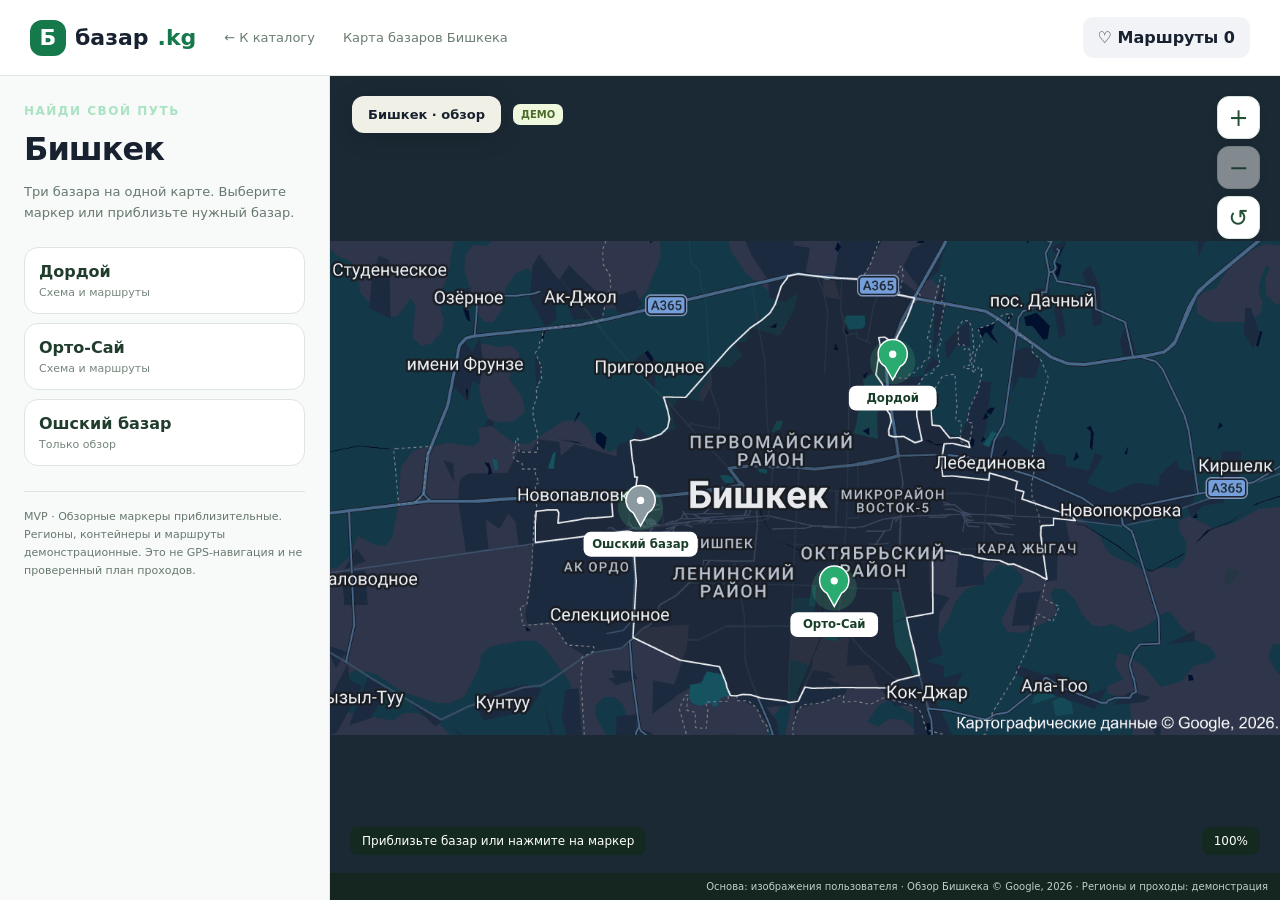
<file: map.html>
<!DOCTYPE html>
<html lang="ru">

<head>
    <meta charset="UTF-8">
    <meta name="viewport" content="width=device-width, initial-scale=1.0">
    <meta name="theme-color" content="#152720">
    <title>Карта базаров · Базар.kg</title>
    <link rel="stylesheet" href="atlas-base.css">
    <link rel="stylesheet" href="map.css">
    <script src="map-data.js" defer></script>
    <script src="market-map.js" defer></script>
</head>

<body class="map-page">
    <header class="atlas-header"><a class="logo" href="index.html"><span class="mark">Б</span>базар<span
                class="green-text">.kg</span></a><a href="index.html">← К каталогу</a><span class="atlas-label">Карта
            базаров Бишкека</span><button id="showSaved" class="btn btn-light">♡ Маршруты <span
                id="savedCount">0</span></button></header>
    <main class="atlas-layout">
        <aside class="atlas-sidebar">
            <div class="eyebrow">НАЙДИ СВОЙ ПУТЬ</div>
            <h1 id="sceneTitle">Бишкек</h1>
            <p id="sceneDescription">Три базара на одной карте. Выберите маркер или приблизьте нужный базар.</p>
            <div class="market-tabs"><button data-market="dordoi">Дордой <small>Схема и маршруты</small></button><button
                    data-market="orto">Орто-Сай <small>Схема и маршруты</small></button><button data-market="osh">Ошский
                    базар <small>Только обзор</small></button></div>
            <button id="cityView" class="btn btn-light full-width" hidden>← Обзор Бишкека</button>
            <section id="detailTools" hidden>
                <label class="switch-row"><input type="checkbox" id="zonesToggle" checked> Цветные регионы</label>
                <label class="switch-row"><input type="checkbox" id="referenceToggle" checked>
                    Изображение-основа</label>
                <div class="region-legend" id="regionLegend"></div>
                <form id="stallSearch"><label for="stallQuery">Найти демоконтейнер</label>
                    <div class="inline-search"><input id="stallQuery" placeholder="Например, A1"
                            autocomplete="off"><button class="btn btn-primary" type="submit">Найти</button></div>
                </form>
                <div class="route-card"><span class="eyebrow">МАРШРУТ</span>
                    <h2 id="targetTitle">Выберите контейнер</h2><label for="entranceSelect">Откуда идём</label><select
                        id="entranceSelect">
                        <option value="north">Северный вход</option>
                        <option value="west">Западный вход</option>
                        <option value="south">Южный вход</option>
                    </select>
                    <p id="targetDescription">Нажмите на контейнер на увеличенной схеме.</p><button
                        class="btn btn-primary full-width" id="buildRoute" disabled>Показать маршрут</button>
                    <div id="routeActions" hidden><button class="btn btn-light full-width" id="startNavigation">Начать
                            навигацию</button><button class="btn btn-light full-width" id="saveRoute">♡ Сохранить
                            маршрут</button><button class="text-button" id="clearRoute">Сбросить маршрут</button></div>
                    <ol id="routeSteps"></ol>
                    <div id="navigationControls" hidden>
                        <p id="navigationStep" aria-live="polite"></p><button class="btn btn-primary"
                            id="nextStep">Следующий шаг</button><button class="text-button"
                            id="stopNavigation">Завершить</button>
                    </div>
                </div>
            </section>
            <section id="productContext" hidden
                style="padding:16px;background:#edf5ed;border-radius:12px;margin:18px 0">
                <h2 id="productName"></h2>
                <p id="productLocation"></p><a id="productWhatsApp" class="btn btn-primary" target="_blank"
                    rel="noopener noreferrer">Связаться с торговцем ↗</a>
            </section>
            <section id="savedPanel" hidden>
                <h2>Сохранённые маршруты</h2>
                <p class="muted">Доступны в этом браузере.</p>
                <div id="savedList"></div>
            </section>
            <p class="atlas-notice">MVP · Обзорные маркеры приблизительные. Регионы, контейнеры и маршруты
                демонстрационные. Это не GPS-навигация и не проверенный план проходов.</p>
        </aside>
        <section class="atlas-canvas" aria-label="Интерактивная карта">
            <div class="map-breadcrumb"><span id="mapBreadcrumb">Бишкек · обзор</span><span
                    class="demo-pill">ДЕМО</span></div>
            <svg id="atlasSvg" viewBox="0 0 1300 676" role="img" aria-label="Карта Бишкека с базарами"></svg>
            <div class="atlas-controls"><button id="zoomIn" aria-label="Увеличить">+</button><button id="zoomOut"
                    aria-label="Уменьшить">−</button><button id="resetView" aria-label="Сбросить масштаб">↺</button>
            </div>
            <div class="atlas-caption"><span id="mapHint">Выберите базар на карте</span><span id="zoomLabel">100%</span>
            </div>
            <div id="mapMessage" class="map-message" role="status" aria-live="polite"></div>
            <div class="map-credit">Основа: изображения пользователя · Обзор Бишкека © Google, 2026 · Регионы и проходы:
                демонстрация</div>
        </section>
    </main>
</body>

</html>
</file>
<file: atlas-base.css>
:root {
  --bg: #f5f6f8;
  --card: #fff;
  --ink: #18212f;
  --muted: #6b7280;
  --line: #e7eaf0;
  --green: #16794b;
  --greenbg: #e7f6ed;
  --shadow: 0 8px 26px rgba(24,33,47,.06);
}

* { box-sizing: border-box; }

html { scroll-behavior: smooth; }

body {
  margin: 0;
  font-family: Inter, system-ui, -apple-system, "Segoe UI", sans-serif;
  background: var(--bg);
  color: var(--ink);
}

.container{
  max-width: 1500px;
}

button, input, select { font: inherit; }
button { cursor: pointer; }
button, a { -webkit-tap-highlight-color: transparent; }
a { color: inherit; text-decoration: none; }
h3 { margin-top: 0; }

.top {
  background: #fff;
  border-bottom: 1px solid var(--line);
  position: sticky;
  top: 0;
  z-index: 5;
}

.topin {
  max-width: 1240px;
  margin: auto;
  padding: 14px 22px;
  display: flex;
  align-items: center;
  gap: 24px;
}

.logo {
  display: flex;
  align-items: center;
  gap: 9px;
  font-size: 22px;
  font-weight: 850;
  white-space: nowrap;
}

.mark {
  width: 36px;
  height: 36px;
  display: grid;
  place-items: center;
  border-radius: 12px;
  background: var(--green);
  color: #fff;
}

.green-text { color: var(--green); }

.nav {
  display: flex;
  align-items: center;
  gap: 5px;
  flex: 1;
}

.nav a {
  padding: 10px 12px;
  border-radius: 10px;
  color: #596273;
  font-size: 14px;
  font-weight: 650;
}

.nav a:hover {
  background: var(--greenbg);
  color: var(--green);
}

.topright { display: flex; gap: 9px; }

.btn {
  padding: 11px 15px;
  border: 0;
  border-radius: 11px;
  font-weight: 750;
  transition: .15s;
}

.btn-primary { background: var(--green); color: white; }
.btn-primary:hover { background: #0f633c; }
.btn-light { background: #f1f3f6; color: var(--ink); }
.btn-outline { background: #fff; border: 1px solid var(--line); color: var(--ink); }
.small { padding: 8px 11px; font-size: 13px; }
.full-width { width: 100%; margin-top: 16px; }

.container {
  max-width: 1240px;
  margin: auto;
  padding: 26px 22px 60px;
}

section { scroll-margin-top: 90px; }

.hero {
  padding: 32px;
  display: grid;
  grid-template-columns: 1.15fr .85fr;
  gap: 24px;
  overflow: hidden;
  color: white;
  border-radius: 24px;
  background: linear-gradient(120deg,#102f27,#176344);
}

.eyebrow {
  color: #a9e3c2;
  font-size: 12px;
  font-weight: 800;
  letter-spacing: 1.5px;
  text-transform: uppercase;
}

.hero h1 {
  margin: 13px 0;
  font-size: clamp(30px,4vw,47px);
  line-height: 1.05;
  letter-spacing: -1.6px;
}

.hero p {
  max-width: 530px;
  margin-bottom: 22px;
  color: #d4e9dc;
  line-height: 1.6;
}

.search {
  display: flex;
  gap: 8px;
  max-width: 610px;
  padding: 7px;
  background: white;
  border-radius: 14px;
}

.search input {
  min-width: 0;
  flex: 1;
  padding: 9px 11px;
  border: 0;
  outline: 0;
  color: var(--ink);
}

.hero-stats { display: flex; gap: 24px; margin-top: 23px; }
.hero-stats strong { display: block; font-size: 20px; }
.hero-stats span { color: #c1ddcd; font-size: 12px; }

.hero-art { display: grid; place-items: center; min-height: 210px; }

.market-illustration {
  position: relative;
  width: min(100%,380px);
  height: 240px;
  overflow: hidden;
  border: 1px solid #ffffff30;
  border-radius: 24px;
  background: #ffffff12;
  transform: rotate(2deg);
}

.road {
  position: absolute;
  background: #e8efe9;
  border: 6px solid #cbd9d0;
  border-radius: 10px;
}

.r1 { width: 120%; height: 44px; left: -10%; top: 95px; transform: rotate(-24deg); }
.r2 { width: 42px; height: 130%; left: 48%; top: -15%; transform: rotate(22deg); }

.stall {
  position: absolute;
  width: 53px;
  height: 44px;
  border: 2px solid white;
  border-radius: 8px;
}

.s1 { left:14%; top:18%; background:#f6c76d; }
.s2 { left:34%; top:8%; background:#ef8f76; }
.s3 { right:12%; top:19%; background:#83b8e8; }
.s4 { left:14%; bottom:10%; background:#8bc7a5; }
.s5 { right:12%; bottom:12%; background:#c7a3ed; }

.pin {
  position: absolute;
  left: 48%;
  top: 37%;
  padding: 8px 11px;
  color: var(--green);
  background: white;
  border-radius: 20px 20px 20px 4px;
  transform: rotate(-45deg);
}

.section-head {
  display: flex;
  justify-content: space-between;
  align-items: end;
  gap: 12px;
  margin: 32px 0 15px;
}

.section-head h2 { margin: 0; font-size: 24px; letter-spacing: -.6px; }
.section-head p { margin: 5px 0 0; color: var(--muted); font-size: 14px; }

.layout { display: grid; grid-template-columns: 1.12fr .88fr; gap: 16px; }

.panel {
  overflow: hidden;
  background: var(--card);
  border: 1px solid var(--line);
  border-radius: 18px;
  box-shadow: var(--shadow);
}

.panel-head {
  display: flex;
  justify-content: space-between;
  align-items: center;
  gap: 10px;
  padding: 17px 19px;
  border-bottom: 1px solid var(--line);
}

.panel-head h3 { margin: 0; font-size: 16px; }
.panel-body { padding: 17px; }

.map {
  height: 350px;
  position: relative;
  overflow: hidden;
  background-color: #e8eee8;
  background-image:
    linear-gradient(35deg,transparent 47%,#fff 48%,#fff 51%,transparent 52%),
    linear-gradient(120deg,transparent 46%,#fff 47%,#fff 50%,transparent 51%),
    linear-gradient(0deg,#dce8dc 1px,transparent 1px),
    linear-gradient(90deg,#dce8dc 1px,transparent 1px);
  background-size: 100% 100%,100% 100%,35px 35px,35px 35px;
}

.map-label {
  position: absolute;
  top: 8%;
  left: 7%;
  padding: 7px 10px;
  background: white;
  border-radius: 9px;
  font-size: 12px;
  font-weight: 800;
}

.market-zone {
  position: absolute;
  display: grid;
  place-items: center;
  padding: 4px;
  border: 2px solid #6ba982;
  border-radius: 12px;
  background: #bde6c5cc;
  color: #205c3b;
  text-align: center;
  font-size: 12px;
  font-weight: 800;
}

.zone2 { background: #f4d38dcc; border-color: #dca63c; color: #754c08; }
.zone3 { background: #f1b3a4cc; border-color: #d57b65; color: #843b2b; }

.map-controls {
  position: absolute;
  top: 12px;
  right: 12px;
  display: grid;
  gap: 7px;
}

.map-controls button {
  width: 36px;
  height: 36px;
  border: 0;
  border-radius: 10px;
  background: white;
  font-size: 18px;
}

.crowd {
  position: absolute;
  bottom: 10px;
  left: 10px;
  padding: 10px 12px;
  background: white;
  border-radius: 12px;
  font-size: 11px;
}

.dot { display: inline-block; width: 8px; height: 8px; margin: 0 4px 0 8px; border-radius: 50%; }
.green { background: #29a15e; }
.yellow { background: #e7b52d; }
.red { background: #e24b45; }

.list { display: grid; gap: 10px; }

.bazaar-item {
  display: flex;
  align-items: center;
  gap: 12px;
  width: 100%;
  padding: 12px;
  border: 1px solid var(--line);
  border-radius: 13px;
  background: white;
  text-align: left;
}

.bazaar-item:hover { border-color: #8dc8a5; background: #f8fcf9; }
.bazaar-icon { width: 46px; height: 46px; display: grid; place-items: center; flex-shrink: 0; border-radius: 12px; background: #eaf5ed; font-size: 23px; }
.bazaar-info { display: grid; gap: 4px; flex: 1; }
.bazaar-info strong { font-size: 14px; }

.muted { color: var(--muted); font-size: 12px; }
.tag { display: inline-block; padding: 5px 8px; border-radius: 7px; background: #e8f6ed; color: #207449; font-size: 11px; font-weight: 800; }
.tag.orange { background: #fff1dc; color: #9b5a0a; }

.chips { display: flex; gap: 8px; flex-wrap: wrap; margin: 15px 0; }
.chip { padding: 9px 13px; border: 1px solid var(--line); border-radius: 999px; background: white; color: #4b5563; font-size: 13px; font-weight: 700; }
.chip.active { background: var(--greenbg); border-color: #bfe5ce; color: var(--green); }

.grid-products { display: grid; grid-template-columns: repeat(4,minmax(0,1fr)); gap: 14px; }

.product { overflow: hidden; border: 1px solid var(--line); border-radius: 16px; background: white; transition: .15s; }
.product:hover { transform: translateY(-2px); box-shadow: var(--shadow); }

.product-art {
  position: relative;
  display: grid;
  place-items: center;
  height: 150px;
  background: linear-gradient(145deg,#f3eee4,#e4eee7);
  font-size: 58px;
}

.product:nth-child(2) .product-art { background: linear-gradient(145deg,#f7e8df,#f5f1e7); }
.product:nth-child(3) .product-art { background: linear-gradient(145deg,#e7eaf9,#e6f1ee); }
.product:nth-child(4) .product-art { background: linear-gradient(145deg,#f6ead2,#e4e9f1); }

.label { position: absolute; top: 10px; left: 10px; padding: 5px 7px; border-radius: 7px; background: white; font-size: 10px; font-weight: 800; }
.product-content { padding: 13px; }
.product h3 { margin: 0 0 7px; font-size: 14px; }
.price { font-size: 19px; font-weight: 850; }
.price small { color: var(--muted); font-size: 12px; }
.seller-line { margin: 8px 0 12px; color: var(--muted); font-size: 12px; line-height: 1.5; }
.product-actions { display: flex; gap: 7px; }
.product-actions .btn { flex: 1; padding: 9px 6px; font-size: 12px; }

.features { display: grid; grid-template-columns: repeat(3,1fr); gap: 14px; }
.feature { padding: 20px; border: 1px solid var(--line); border-radius: 16px; background: white; }
.feature-icon { width: 40px; height: 40px; display: grid; place-items: center; border-radius: 12px; background: var(--greenbg); font-size: 20px; }
.feature h3 { margin: 13px 0 7px; font-size: 15px; }
.feature p { margin: 0; color: var(--muted); font-size: 13px; line-height: 1.55; }

.two-col { display: grid; grid-template-columns: 1fr 1fr; gap: 16px; }
.seller-card { display: flex; align-items: center; gap: 13px; }
.avatar { width: 50px; height: 50px; display: grid; place-items: center; flex-shrink: 0; border-radius: 15px; background: #e8efe9; font-size: 24px; }
.stars { margin: 6px 0; color: #d99316; font-size: 13px; font-weight: 800; }

.seller-details { display: grid; gap: 12px; margin-top: 18px; }
.detail { display: flex; justify-content: space-between; gap: 12px; padding-bottom: 10px; border-bottom: 1px solid var(--line); font-size: 13px; }
.detail span { color: var(--muted); }

.notice { padding: 12px 14px; border: 1px solid #f3dfb5; border-radius: 12px; background: #fff8e9; color: #7a5617; font-size: 12px; line-height: 1.5; }

.steps { padding-left: 22px; line-height: 2; font-size: 14px; }

.footer { display: flex; justify-content: space-between; gap: 15px; margin-top: 36px; padding: 22px 0; border-top: 1px solid var(--line); color: var(--muted); font-size: 12px; }

.hidden { display: none !important; }

.empty { padding: 25px; text-align: center; color: var(--muted); }

.toast {
  position: fixed;
  bottom: 22px;
  left: 50%;
  z-index: 30;
  display: none;
  max-width: calc(100% - 30px);
  padding: 12px 17px;
  border-radius: 12px;
  background: #17251f;
  color: white;
  font-size: 14px;
  transform: translateX(-50%);
}

.modal-backdrop {
  position: fixed;
  inset: 0;
  z-index: 20;
  display: flex;
  align-items: center;
  justify-content: center;
  padding: 20px;
  background: #101b18a6;
}

.modal { width: 100%; max-width: 480px; padding: 24px; border-radius: 20px; background: white; }
.modal h2 { margin-top: 0; }
.modal p { color: var(--muted); font-size: 14px; line-height: 1.5; }
.modal label { display: block; font-size: 13px; font-weight: 650; }
.modal input,.modal select,.modal textarea { width: 100%; margin: 7px 0 12px; padding: 12px; border: 1px solid var(--line); border-radius: 10px; }
.modal-actions { display: flex; justify-content: flex-end; gap: 8px; margin-top: 10px; }

@media(max-width:900px) {
  .nav { display: none; }
  .hero { grid-template-columns: 1fr; }
  .hero-art { display: none; }
  .grid-products { grid-template-columns: repeat(2,minmax(0,1fr)); }
  .layout,.two-col { grid-template-columns: 1fr; }
  .features { grid-template-columns: 1fr; }
  .topin { padding: 12px 15px; }
  .container { padding: 18px 14px 40px; }
  .hero { padding: 24px; }
}

@media(max-width:480px) {
  .topin { gap: 10px; }
  .logo { font-size: 18px; }
  .topright .btn { padding: 9px; font-size: 12px; }
  .hero h1 { font-size: 32px; }
  .hero-stats { gap: 14px; }
  .hero-stats strong { font-size: 15px; }
  .search { flex-wrap: wrap; }
  .search input { flex-basis: 100%; padding: 10px; }
  .search button { flex: 1; }
  .section-head h2 { font-size: 21px; }
  .grid-products { gap: 9px; }
  .product-art { height: 120px; font-size: 45px; }
  .product-content { padding: 10px; }
  .product-actions { flex-direction: column; }
  .map { height: 300px; }
  .footer { flex-direction: column; }
}

/* Подробная карточка товара */
.product {
  cursor: pointer;
}

.product-detail-art {
  display: grid;
  place-items: center;
  min-height: 190px;
  margin-bottom: 18px;
  border-radius: 14px;
  background: linear-gradient(135deg, #e8f3eb, #f5f3e9);
  font-size: 76px;
}

.product-detail .tag {
  display: inline-block;
  margin-bottom: 10px;
}

.product-detail h2 {
  margin: 4px 0 10px;
}

.product-detail-price {
  margin: 12px 0;
  color: #16794b;
  font-size: 26px;
}

.product-detail-info {
  margin-top: 14px;
  padding: 12px;
  border-radius: 10px;
  background: #f5f7f5;
}

.product-detail-info p {
  margin: 6px 0 0;
  overflow-wrap: anywhere;
}

.product-detail .modal-actions {
  flex-wrap: wrap;
}

.product-detail .muted {
  margin-top: 14px;
  font-size: 12px;
}

.seller-products-list {
  display: grid;
  gap: 10px;
  margin-top: 12px;
}

.seller-product-row {
  display: flex;
  align-items: center;
  flex-wrap: wrap;
  gap: 10px;
  justify-content: space-between;
  padding: 12px;
  background: #f4f7f4;
  border-radius: 10px;
}

.seller-product-row strong {
  flex: 1;
  min-width: 120px;
}

#addProductForm input,
#addProductForm select,
#addProductForm textarea {
  width: 100%;
  margin: 6px 0 12px;
}



/* Прокрутка панели продавца */
#modalBackdrop {
  overflow-y: auto;
  align-items: flex-start;
  padding: 20px 12px;
  box-sizing: border-box;
}

#modalContent {
  max-height: calc(100vh - 40px);
  overflow-y: auto;
  overscroll-behavior: contain;
  box-sizing: border-box;
}

.postBanner{
  background-color: #207449;
}

.bannerTitle{
  color: white;

}

.bannerText{
  color: white;
}
/* Интерактивные демонстрационные схемы */
.market-map { height: 450px; background: #e9f0eb; }
#marketMapSvg { width: 100%; height: 100%; touch-action: none; cursor: grab; user-select: none; }
#marketMapSvg:active { cursor: grabbing; }
.map-stall { cursor: pointer; }
.map-stall:hover, .map-stall:focus { stroke: #153f2d; stroke-width: 4; outline: none; }
.map-controls button:disabled { opacity: .45; cursor: default; }
.map-scale { position: absolute; bottom: 12px; right: 14px; background: white; border-radius: 8px; padding: 4px 10px; font-size: 12px; pointer-events: none; }
.map-zone-legend { display: flex; gap: 12px; flex-wrap: wrap; padding: 12px 17px; font-size: 12px; }
.map-zone-legend[hidden] { display: none; }
.map-zone-legend span:nth-child(1) { color: #198153; }
.map-zone-legend span:nth-child(2) { color: #986b08; }
.map-zone-legend span:nth-child(3) { color: #bb443d; }
.map-zone-legend small { width: 100%; color: #637568; }
.map-selection { margin: 0; padding: 0 17px 14px; font-size: 13px; }
.bazaar-item[aria-pressed="true"] { border-color: #16794b; background: #ecf8ef; }
@media (max-width: 600px) { .market-map { height: 350px; } .panel-head { gap: 8px; flex-wrap: wrap; } }

.home-actions { display:flex;gap:10px;flex-wrap:wrap;margin-top:15px; }
.query-preview { width:100%;max-height:190px;object-fit:contain;background:#f2f6f3;border-radius:12px;margin:10px 0; }
.photo-filters { display:grid;grid-template-columns:repeat(3,minmax(0,1fr));gap:10px; }
.photo-filters label { min-width:0;font-size:12px; }
.photo-results { display:grid;gap:9px;max-height:330px;overflow:auto; }
.photo-result { display:flex;gap:12px;align-items:center;text-align:left;padding:12px;border:1px solid #d9e7dd;border-radius:12px;background:#fff;color:#23412e; }
.photo-result img { width:65px;height:65px;border-radius:8px;object-fit:cover; }
.photo-result strong,.photo-result small { display:block; }
.photo-result small { font-size:11px;line-height:1.5;margin-top:6px;color:#718078; }
@media(max-width:600px){ .photo-filters{grid-template-columns:1fr;} .home-actions .btn { width:100%;text-align:center; } }
</file>
<file: map.css>
.map-page{background:#f7faf8}.atlas-header{height:76px;padding:0 30px;display:flex;align-items:center;gap:28px;background:white;border-bottom:1px solid #dfe8e1}.atlas-header>a:nth-child(2){font-size:13px;color:#6a7d70}.atlas-label{flex:1;font-size:13px;color:#6a7d70}.atlas-layout{display:grid;grid-template-columns:330px minmax(0,1fr);height:calc(100dvh - 76px)}.atlas-sidebar{padding:28px 24px;overflow:auto;border-right:1px solid #dfe8e1}.atlas-sidebar h1{font-size:32px;letter-spacing:-1px;margin:12px 0}.atlas-sidebar>p{font-size:13px;line-height:1.65;color:#68786e}.market-tabs{display:grid;gap:9px;margin:23px 0 16px}.market-tabs button{border:1px solid #dce6df;border-radius:14px;background:white;padding:14px;text-align:left;font-weight:700;color:#203c2d}.market-tabs small{display:block;font-weight:400;font-size:11px;margin-top:5px;color:#76857b}.market-tabs button[aria-pressed=true]{border-color:#218556;background:#e9f5ed}.atlas-canvas{position:relative;overflow:hidden;background:#1b2934;min-height:440px}#atlasSvg{width:100%;height:100%;display:block;touch-action:none;user-select:none;cursor:grab}#atlasSvg:active{cursor:grabbing}.map-breadcrumb{position:absolute;top:20px;left:22px;right:80px;display:flex;align-items:center;gap:12px;pointer-events:none}.map-breadcrumb>span:first-child{background:#fffef4ee;border-radius:12px;padding:11px 16px;font-weight:700;font-size:13px;box-shadow:0 4px 24px #0002}.demo-pill{background:#eff7dd;color:#496a2b;padding:5px 8px;border-radius:7px;font-size:10px;font-weight:800}.atlas-controls{position:absolute;right:20px;top:20px;display:grid;gap:7px}.atlas-controls button{width:43px;height:43px;border:1px solid #d9e5dc;border-radius:12px;background:white;font-size:24px;color:#245136;box-shadow:0 3px 10px #0001}.atlas-controls button:disabled{opacity:.45}.atlas-caption{position:absolute;bottom:45px;left:20px;right:20px;display:flex;justify-content:space-between;gap:15px;pointer-events:none;color:white;font-size:12px}.atlas-caption span{padding:7px 12px;background:#14291ee8;border-radius:8px}.map-credit{position:absolute;bottom:0;padding:8px 12px;background:#16251ef2;color:#c0cfc6;font-size:10px;width:100%;text-align:right}.map-message{position:absolute;bottom:90px;left:50%;transform:translateX(-50%);background:#fff;color:#25462e;padding:12px 17px;border-radius:13px;font-size:13px;max-width:85%;box-shadow:0 8px 25px #0003}.map-message:empty{display:none}.atlas-notice{border-top:1px solid #dce6df;margin-top:25px;padding-top:16px;font-size:11px!important}.switch-row{display:flex;align-items:center;gap:9px;margin:17px 0;font-size:13px}.switch-row input{accent-color:#16794b}.region-legend{display:flex;gap:6px;flex-wrap:wrap;margin-bottom:22px}.region-legend span{font-size:10px;background:white;border:1px solid #dbe5de;border-left:5px solid var(--zone);border-radius:6px;padding:6px 8px}.inline-search{display:flex;gap:5px}.inline-search input{min-width:0;width:100%}#detailTools input:not([type=checkbox]),#detailTools select{padding:10px;border:1px solid #d5e2d8;border-radius:9px;background:white;font:inherit;width:100%;margin:7px 0}#detailTools label{font-size:12px;color:#5c7062}.route-card{background:white;border:1px solid #deeadf;border-radius:17px;padding:19px;margin-top:20px}.route-card h2{font-size:23px;margin:10px 0 16px;letter-spacing:-.6px}.route-card p{font-size:12px;line-height:1.6;color:#6b7c70}.route-card .btn{font-size:12px;margin-top:8px}.route-card ol{font-size:12px;line-height:1.7;padding-left:20px;color:#425d4c}.text-button{border:0;background:transparent;font-size:12px;color:#667e6e;padding:10px 0}.saved-route{background:white;padding:13px;border:1px solid #dce8df;border-radius:12px;margin:9px 0}.saved-route strong{font-size:13px;display:block}.saved-route p{font-size:11px;color:#76857b}.saved-route button{margin-right:10px}.market-pin,.demo-stall{cursor:pointer}.market-pin:hover,.market-pin:focus{filter:brightness(1.15)}.demo-stall:focus{outline:none;stroke:#0d3524;stroke-width:3}.route-line{stroke-dasharray:9 4;animation:routeFlow 2s linear infinite;pointer-events:none}@keyframes routeFlow{to{stroke-dashoffset:-26}}@media(prefers-reduced-motion:reduce){.route-line{animation:none}}[hidden]{display:none!important}
@media(max-width:850px){.atlas-layout{grid-template-columns:280px minmax(0,1fr)}.atlas-header{padding:0 15px;gap:15px}.atlas-label{display:none}.atlas-header>a:nth-child(2){flex:1}.atlas-sidebar{padding:20px 17px}}
@media(max-width:620px){.atlas-header{height:auto;min-height:66px;flex-wrap:wrap;padding:12px;gap:10px}.atlas-header .logo{font-size:18px}.atlas-header .mark{width:28px;height:28px}.atlas-header .btn{font-size:11px;padding:9px}.atlas-layout{display:flex;flex-direction:column;height:auto}.atlas-canvas{order:-1;height:60dvh;min-height:380px}.atlas-sidebar{overflow:visible;border-right:0;padding:22px}.market-tabs{grid-template-columns:repeat(3,1fr);gap:7px}.market-tabs button{font-size:12px;padding:11px}.market-tabs small{font-size:9px}.atlas-sidebar h1{font-size:28px}.map-credit{font-size:8px}.map-breadcrumb{left:12px;top:12px}.map-breadcrumb>span:first-child{font-size:11px;padding:10px}.atlas-controls{top:12px;right:12px}.atlas-caption{left:10px;right:10px;font-size:10px}}
</file>
